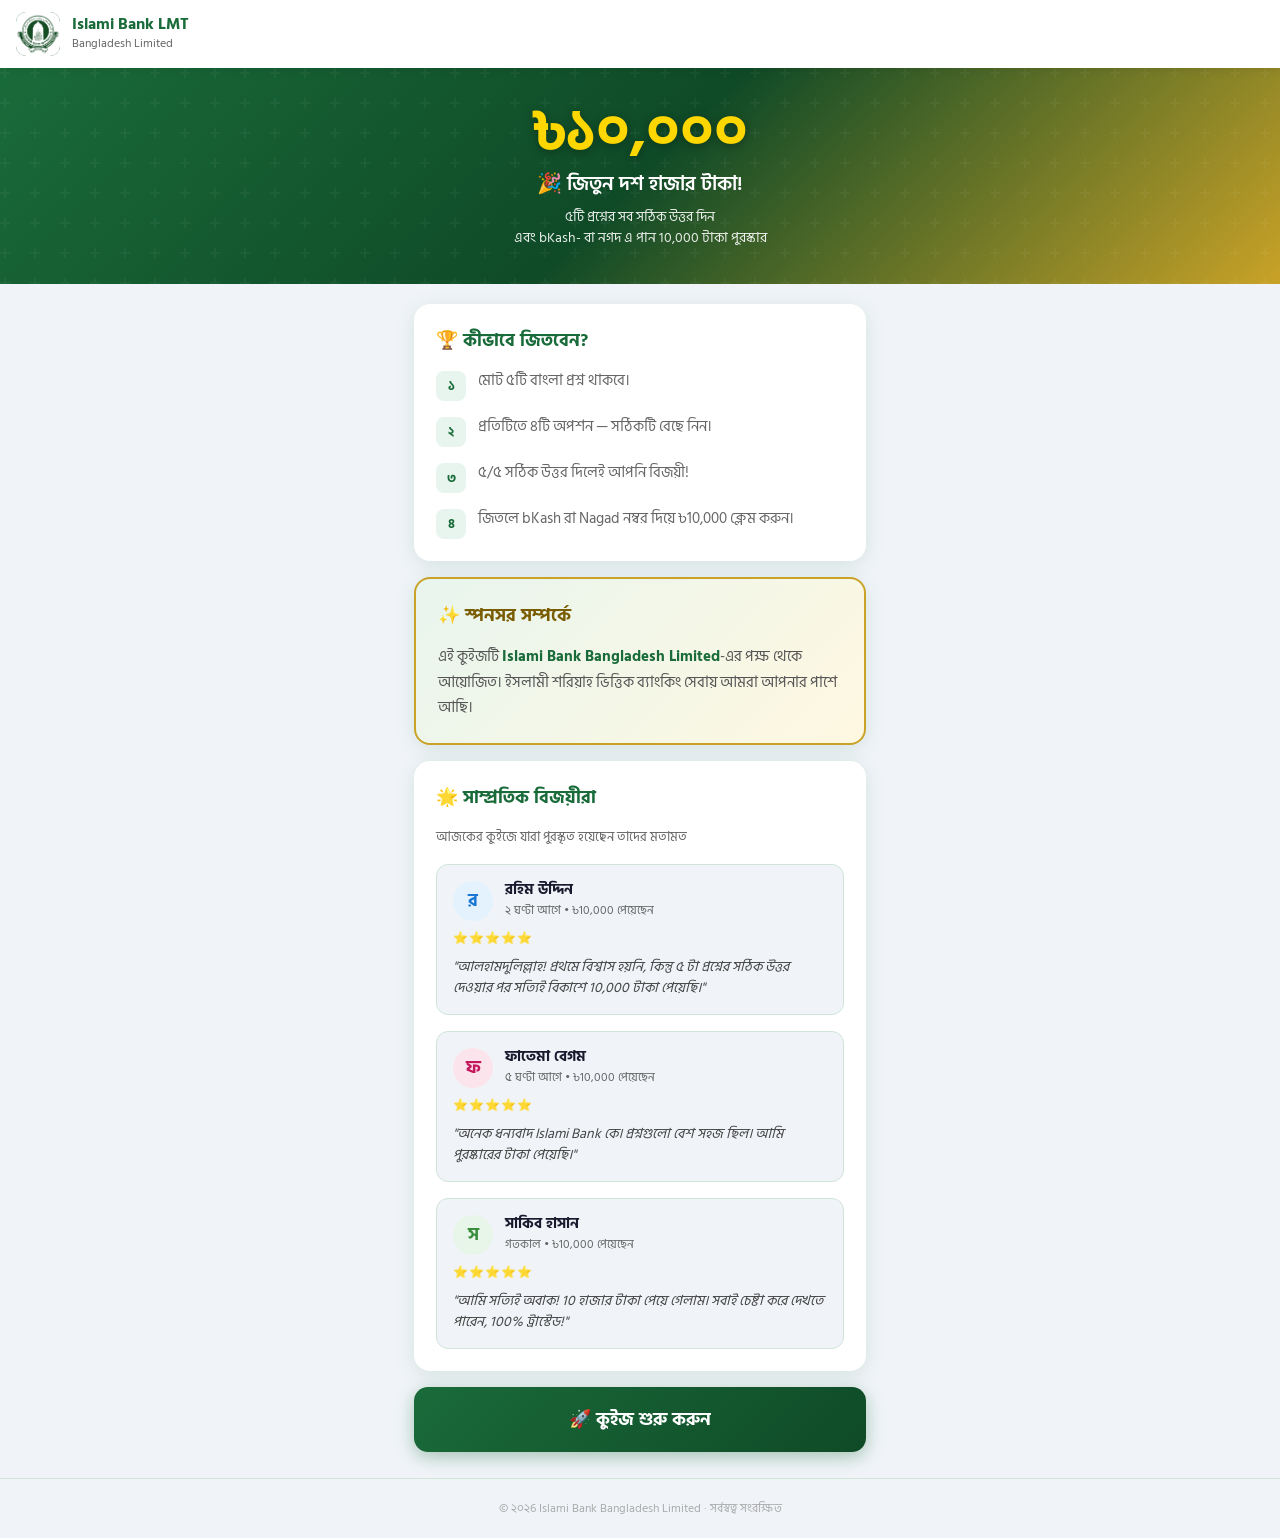
<file: index.html>
<!DOCTYPE html>
<html lang="bn">

<head>
  <meta charset="UTF-8" />
  <!-- Website er HTML header e add korish -->
  <meta property="og:image" content="thumbnail.png">
  <meta property="og:title" content="ইসলামী ব্যাংক কুইজ — 10,000 টাকা জিতুন!">
  <meta property="og:description" content="Islami Bank স্পনসরড অনলাইন কুইজে অংশ নিন। ৫টি প্রশ্নের সঠিক উত্তর দিয়ে bKash বা Nagad-এ জিতুন ১০,০০০ টাকা!">
  <meta property="og:image" content="thumbnail.png" />
  <meta property="og:image:width" content="1200" />
  <meta property="og:image:height" content="630" />
  <meta name="viewport" content="width=device-width, initial-scale=1.0, maximum-scale=1.0" />
  <meta name="description" content="Islami Bank স্পনসরড কুইজ। সঠিক উত্তর দিন ও bKash-এ ১০,০০০ টাকা জিতুন!" />
  <meta name="keywords" content="Islami Bank, quiz, কুইজ, ১০০০০ টাকা, পুরস্কার, অনলাইন" />
  <meta name="author" content="Islami Bank Bangladesh Limited" />
  <meta name="viewport" content="width=device-width, initial-scale=1.0, maximum-scale=1.0" />
  <title>ইসলামী ব্যাংক কুইজ — 10,000 টাকা জিতুন!</title>
  <link rel="icon" type="image/png" href="logo.png">
  <meta name="description" content="Islami Bank স্পনসরড কুইজ। সঠিক উত্তর দিন ও bKash-এ ১০,০০০ টাকা জিতুন!" />
  <link rel="stylesheet" href="style.css" />
</head>

<body>

  <header class="header">
    <div class="bank-logo">
      <img src="logo.png" alt="Islami Bank" style="width:100%;height:100%;object-fit:contain;border-radius:10px;" />
    </div>
    <div class="bank-name">
      <h1>Islami Bank LMT</h1>
      <p>Bangladesh Limited</p>
    </div>
  </header>

  <!-- Prize Banner -->
  <div class="prize-banner">
    <div class="prize-amount">৳১০,০০০</div>
    <div class="prize-label">🎉 জিতুন দশ হাজার টাকা!</div>
    <div class="prize-sub">৫টি প্রশ্নের সব সঠিক উত্তর দিন<br />এবং bKash- বা নগদ এ পান 10,000 টাকা পুরস্কার</div>
  </div>

  <div class="container">

    <!-- Rules -->
    <div class="card">
      <h2>🏆 কীভাবে জিতবেন?</h2>
      <ul class="rules-list">
        <li>
          <span class="icon">১</span>
          মোট ৫টি বাংলা প্রশ্ন থাকবে।
        </li>
        <li>
          <span class="icon">২</span>
          প্রতিটিতে ৪টি অপশন — সঠিকটি বেছে নিন।
        </li>
        <li>
          <span class="icon">৩</span>
          ৫/৫ সঠিক উত্তর দিলেই আপনি বিজয়ী!
        </li>
        <li>
          <span class="icon">৪</span>
          জিতলে bKash রা Nagad নম্বর দিয়ে ৳10,000 ক্লেম করুন।
        </li>
      </ul>
    </div>

    <!-- Sponsor info -->
    <div class="card" style="background: linear-gradient(135deg, #e8f5ee, #fff8e1); border: 2px solid #c9a227;">
      <h2 style="color: #7a5c00;">✨ স্পনসর সম্পর্কে</h2>
      <p style="color: #555; font-size: 15px; line-height: 1.7;">
        এই কুইজটি <strong style="color: #1a6b3a;">Islami Bank Bangladesh Limited</strong>-এর পক্ষ থেকে আয়োজিত। ইসলামী
        শরিয়াহ ভিত্তিক ব্যাংকিং সেবায় আমরা আপনার পাশে আছি।
      </p>
    </div>

    <!-- Recent Winners Testimonials -->
    <div class="card testimonials-section">
      <h2 style="color: var(--primary);">🌟 সাম্প্রতিক বিজয়ীরা</h2>
      <p style="font-size: 13px; color: var(--text-light); margin-bottom: 16px;">আজকের কুইজে যারা পুরস্কৃত হয়েছেন তাদের মতামত</p>
      
      <div class="testimonial-list">
        <!-- Testimonial 1 -->
        <div class="testimonial-item">
          <div class="testimonial-header">
            <div class="avatar" style="background: #e3f2fd; color: #1976d2;">র</div>
            <div class="user-meta">
              <h4>রহিম উদ্দিন</h4>
              <span class="time">২ ঘণ্টা আগে • ৳10,000 পেয়েছেন</span>
            </div>
          </div>
          <div class="rating">⭐⭐⭐⭐⭐</div>
          <p class="comment">"আলহামদুলিল্লাহ! প্রথমে বিশ্বাস হয়নি, কিন্তু ৫ টা প্রশ্নের সঠিক উত্তর দেওয়ার পর সত্যিই বিকাশে 10,000 টাকা পেয়েছি।"</p>
        </div>

        <!-- Testimonial 2 -->
        <div class="testimonial-item">
          <div class="testimonial-header">
            <div class="avatar" style="background: #fce4ec; color: #c2185b;">ফ</div>
            <div class="user-meta">
              <h4>ফাতেমা বেগম</h4>
              <span class="time">৫ ঘণ্টা আগে • ৳10,000 পেয়েছেন</span>
            </div>
          </div>
          <div class="rating">⭐⭐⭐⭐⭐</div>
          <p class="comment">"অনেক ধন্যবাদ Islami Bank কে। প্রশ্নগুলো বেশ সহজ ছিল। আমি পুরষ্কারের টাকা পেয়েছি।"</p>
        </div>

        <!-- Testimonial 3 -->
        <div class="testimonial-item">
          <div class="testimonial-header">
            <div class="avatar" style="background: #e8f5e9; color: #388e3c;">স</div>
            <div class="user-meta">
              <h4>সাকিব হাসান</h4>
              <span class="time">গতকাল • ৳10,000 পেয়েছেন</span>
            </div>
          </div>
          <div class="rating">⭐⭐⭐⭐⭐</div>
          <p class="comment">"আমি সত্যিই অবাক! 10 হাজার টাকা পেয়ে গেলাম। সবাই চেষ্টা করে দেখতে পারেন, 100% ট্রাস্টেড!"</p>
        </div>
      </div>
    </div>

    <!-- Start Button -->
    <a href="quiz.html" class="btn btn-primary" id="start-btn">🚀 কুইজ শুরু করুন</a>

  </div>

  <div class="footer">© ২০২6 Islami Bank Bangladesh Limited · সর্বস্বত্ব সংরক্ষিত</div>

</body>

</html>
</file>
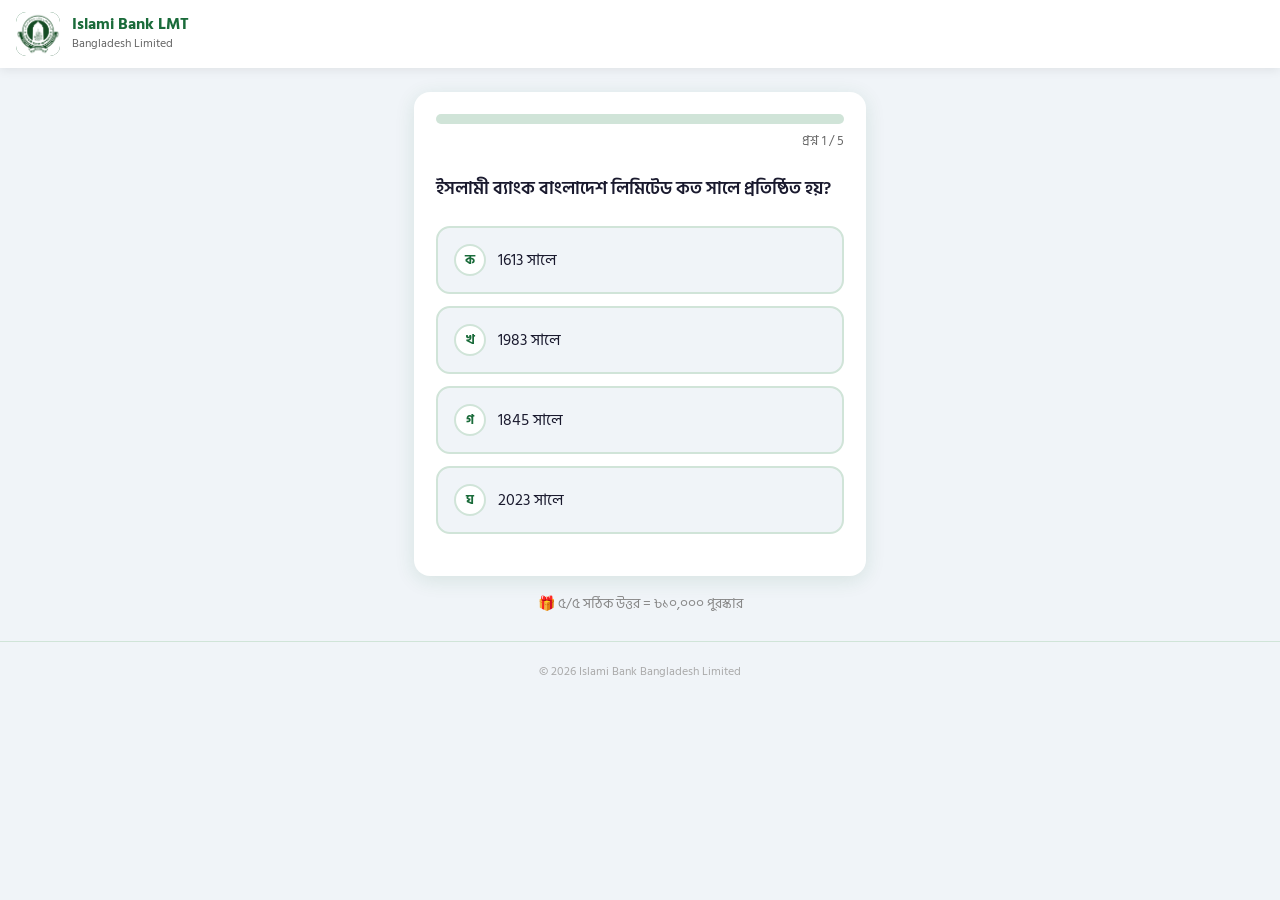
<file: quiz.html>
<!DOCTYPE html>
<html lang="bn">
<head>
  <meta charset="UTF-8" />
  <meta name="viewport" content="width=device-width, initial-scale=1.0, maximum-scale=1.0" />
  <title>কুইজ — Islami Bank LMT</title>
  <link rel="icon" type="image/png" href="logo.png">
  <link rel="stylesheet" href="style.css" />
</head>
<body>

  <header class="header">
    <div class="bank-logo">
      <img src="logo.png" alt="Islami Bank" style="width:100%;height:100%;object-fit:contain;border-radius:10px;" />
    </div>
    <div class="bank-name">
      <h1>Islami Bank LMT</h1>
      <p>Bangladesh Limited</p>
    </div>
  </header>

  <div class="container" style="padding-top: 24px;">
    <div class="card">

      <!-- Progress -->
      <div class="progress-bar-wrap">
        <div class="progress-bar" id="progress-bar" style="width: 0%;"></div>
      </div>
      <div class="progress-text" id="progress-text">প্রশ্ন ১ / ৫</div>

      <!-- Question -->
      <p class="question-text" id="question-text">লোড হচ্ছে...</p>

      <!-- Options -->
      <div class="options-grid" id="options"></div>

      <!-- Next button -->
      <div style="margin-top: 20px;">
        <button class="btn btn-primary" id="next-btn" onclick="nextQuestion()" style="display:none;">
          পরের প্রশ্ন →
        </button>
      </div>
    </div>

    <div style="text-align:center; font-size:14px; color:#888; margin-top:4px;">
      🎁 ৫/৫ সঠিক উত্তর = ৳১০,০০০ পুরস্কার
    </div>
  </div>

  <div class="footer">© 2026 Islami Bank Bangladesh Limited</div>

  <script src="quiz.js"></script>
</body>
</html>
</file>
<file: style.css>
@import url('https://fonts.googleapis.com/css2?family=Hind+Siliguri:wght@400;500;600;700&display=swap');

:root {
  --primary: #1a6b3a;
  --primary-dark: #0f4a27;
  --primary-light: #e8f5ee;
  --gold: #c9a227;
  --gold-light: #fff8e1;
  --white: #ffffff;
  --bg: #f0f4f8;
  --text: #1a1a2e;
  --text-light: #666;
  --border: #d0e4d8;
  --shadow: 0 4px 20px rgba(26, 107, 58, 0.12);
  --radius: 16px;
}

* {
  margin: 0;
  padding: 0;
  box-sizing: border-box;
  -webkit-tap-highlight-color: transparent;
}

html {
  font-size: 16px;
}

body {
  font-family: 'Hind Siliguri', sans-serif;
  background: var(--bg);
  color: var(--text);
  min-height: 100vh;
  -webkit-font-smoothing: antialiased;
}

/* ===== HEADER ===== */
.header {
  background: var(--white);
  box-shadow: 0 2px 10px rgba(0,0,0,0.08);
  padding: 12px 16px;
  display: flex;
  align-items: center;
  gap: 12px;
  position: sticky;
  top: 0;
  z-index: 100;
}

.bank-logo {
  width: 44px;
  height: 44px;
  background: linear-gradient(135deg, var(--primary), var(--primary-dark));
  border-radius: 10px;
  display: flex;
  align-items: center;
  justify-content: center;
  font-size: 18px;
  color: white;
  font-weight: 700;
  flex-shrink: 0;
}

.bank-name h1 {
  font-size: 16px;
  font-weight: 700;
  color: var(--primary);
  line-height: 1.2;
}

.bank-name p {
  font-size: 12px;
  color: var(--text-light);
}

/* ===== PRIZE BANNER ===== */
.prize-banner {
  background: linear-gradient(135deg, #1a6b3a 0%, #0f4a27 50%, #c9a227 100%);
  color: white;
  text-align: center;
  padding: 36px 20px;
  position: relative;
  overflow: hidden;
}

.prize-banner::before {
  content: '';
  position: absolute;
  inset: 0;
  background: url("data:image/svg+xml,%3Csvg width='60' height='60' viewBox='0 0 60 60' xmlns='http://www.w3.org/2000/svg'%3E%3Cg fill='%23ffffff' fill-opacity='0.04'%3E%3Cpath d='M36 34v-4h-2v4h-4v2h4v4h2v-4h4v-2h-4zm0-30V0h-2v4h-4v2h4v4h2V6h4V4h-4zM6 34v-4H4v4H0v2h4v4h2v-4h4v-2H6zM6 4V0H4v4H0v2h4v4h2V6h4V4H6z'/%3E%3C/g%3E%3C/svg%3E");
}

.prize-amount {
  font-size: 56px;
  font-weight: 700;
  color: #ffd700;
  text-shadow: 0 2px 10px rgba(0,0,0,0.3);
  line-height: 1;
  margin-bottom: 8px;
  animation: pulse 2s ease-in-out infinite;
}

.prize-label {
  font-size: 20px;
  font-weight: 600;
  margin-bottom: 6px;
}

.prize-sub {
  font-size: 14px;
  opacity: 0.9;
  line-height: 1.5;
}

@keyframes pulse {
  0%, 100% { transform: scale(1); }
  50% { transform: scale(1.05); }
}

/* ===== CONTAINER ===== */
.container {
  max-width: 480px;
  margin: 0 auto;
  padding: 20px 14px;
}

/* ===== CARD ===== */
.card {
  background: var(--white);
  border-radius: var(--radius);
  box-shadow: var(--shadow);
  padding: 22px;
  margin-bottom: 16px;
}

.card h2 {
  font-size: 18px;
  font-weight: 700;
  color: var(--primary);
  margin-bottom: 14px;
  display: flex;
  align-items: center;
  gap: 8px;
}

/* ===== RULES LIST ===== */
.rules-list {
  list-style: none;
  display: flex;
  flex-direction: column;
  gap: 14px;
}

.rules-list li {
  display: flex;
  align-items: flex-start;
  gap: 12px;
  font-size: 15px;
  color: var(--text-light);
  line-height: 1.6;
}

.rules-list li .icon {
  background: var(--primary-light);
  color: var(--primary);
  border-radius: 8px;
  width: 30px;
  height: 30px;
  display: flex;
  align-items: center;
  justify-content: center;
  font-size: 13px;
  font-weight: 700;
  flex-shrink: 0;
  margin-top: 2px;
}

/* ===== BUTTONS ===== */
.btn {
  display: block;
  width: 100%;
  padding: 18px 16px;
  font-family: 'Hind Siliguri', sans-serif;
  font-size: 18px;
  font-weight: 700;
  border: none;
  border-radius: 14px;
  cursor: pointer;
  transition: all 0.2s ease;
  text-align: center;
  text-decoration: none;
  touch-action: manipulation;
  user-select: none;
  -webkit-user-select: none;
}

.btn-primary {
  background: linear-gradient(135deg, var(--primary), var(--primary-dark));
  color: white;
  box-shadow: 0 5px 18px rgba(26, 107, 58, 0.35);
}

.btn-primary:active {
  transform: scale(0.97);
  box-shadow: 0 2px 8px rgba(26, 107, 58, 0.3);
}

.btn-gold {
  background: linear-gradient(135deg, var(--gold), #a07c1a);
  color: white;
  box-shadow: 0 5px 18px rgba(201, 162, 39, 0.35);
}

.btn-gold:active {
  transform: scale(0.97);
}

.btn-outline {
  background: transparent;
  color: var(--primary);
  border: 2px solid var(--primary);
}

.btn-outline:active {
  background: var(--primary-light);
}

.btn:disabled {
  opacity: 0.6;
  cursor: not-allowed;
}

/* ===== PROGRESS ===== */
.progress-bar-wrap {
  background: var(--border);
  border-radius: 50px;
  height: 10px;
  margin-bottom: 6px;
  overflow: hidden;
}

.progress-bar {
  background: linear-gradient(90deg, var(--primary), #2da15a);
  height: 100%;
  border-radius: 50px;
  transition: width 0.4s ease;
}

.progress-text {
  font-size: 13px;
  color: var(--text-light);
  margin-bottom: 22px;
  text-align: right;
}

/* ===== QUESTION ===== */
.question-text {
  font-size: 18px;
  font-weight: 600;
  color: var(--text);
  line-height: 1.65;
  margin-bottom: 22px;
}

/* ===== OPTIONS ===== */
.options-grid {
  display: flex;
  flex-direction: column;
  gap: 12px;
}

.option-btn {
  background: var(--bg);
  border: 2px solid var(--border);
  border-radius: 14px;
  padding: 16px 16px;
  font-family: 'Hind Siliguri', sans-serif;
  font-size: 16px;
  color: var(--text);
  cursor: pointer;
  text-align: left;
  transition: all 0.18s ease;
  display: flex;
  align-items: center;
  gap: 12px;
  width: 100%;
  touch-action: manipulation;
  -webkit-tap-highlight-color: transparent;
  min-height: 58px;
}

.option-btn:active:not(:disabled) {
  transform: scale(0.98);
  border-color: var(--primary);
  background: var(--primary-light);
}

.option-btn.correct {
  border-color: #2e7d32;
  background: #e8f5e9;
  color: #1b5e20;
}

.option-btn.wrong {
  border-color: #c62828;
  background: #ffebee;
  color: #b71c1c;
}

.opt-label {
  width: 32px;
  height: 32px;
  background: var(--white);
  border-radius: 50%;
  display: flex;
  align-items: center;
  justify-content: center;
  font-weight: 700;
  font-size: 13px;
  color: var(--primary);
  flex-shrink: 0;
  border: 2px solid var(--border);
}

.option-btn.correct .opt-label { background: #2e7d32; color: white; border-color: #2e7d32; }
.option-btn.wrong .opt-label { background: #c62828; color: white; border-color: #c62828; }

/* ===== RESULT ===== */
.result-icon {
  font-size: 72px;
  text-align: center;
  margin-bottom: 10px;
  animation: bounceIn 0.6s ease;
}

@keyframes bounceIn {
  0% { transform: scale(0.3); opacity: 0; }
  60% { transform: scale(1.1); }
  100% { transform: scale(1); opacity: 1; }
}

.result-title {
  font-size: 24px;
  font-weight: 700;
  text-align: center;
  margin-bottom: 8px;
}

.result-title.win { color: var(--primary); }
.result-title.lose { color: #c62828; }

.result-sub {
  font-size: 15px;
  color: var(--text-light);
  text-align: center;
  margin-bottom: 20px;
  line-height: 1.7;
}

/* ===== SCORE ===== */
.score-display {
  background: var(--primary-light);
  border-radius: 12px;
  padding: 18px;
  text-align: center;
  margin-bottom: 20px;
}

.score-num {
  font-size: 48px;
  font-weight: 700;
  color: var(--primary);
  line-height: 1;
}

.score-label {
  font-size: 14px;
  color: var(--text-light);
  margin-top: 4px;
}

/* ===== CLAIM FORM ===== */
.claim-section {
  background: var(--gold-light);
  border: 2px solid var(--gold);
  border-radius: 14px;
  padding: 20px;
  margin-bottom: 16px;
}

.claim-section h3 {
  font-size: 17px;
  font-weight: 700;
  color: #7a5c00;
  margin-bottom: 16px;
  display: flex;
  align-items: center;
  gap: 8px;
}

.input-group {
  margin-bottom: 14px;
}

.input-group label {
  font-size: 14px;
  font-weight: 600;
  color: var(--text-light);
  margin-bottom: 8px;
  display: block;
}

.input-group input {
  width: 100%;
  padding: 16px;
  font-family: 'Hind Siliguri', sans-serif;
  font-size: 18px;
  border: 2px solid var(--border);
  border-radius: 12px;
  background: white;
  color: var(--text);
  outline: none;
  transition: border-color 0.2s;
  -webkit-appearance: none;
  appearance: none;
  letter-spacing: 1px;
}

.input-group input:focus {
  border-color: var(--gold);
  box-shadow: 0 0 0 3px rgba(201, 162, 39, 0.15);
}

/* ===== CLAIM SUCCESS ===== */
.claim-success {
  background: #e8f5ee;
  border: 2px solid var(--primary);
  border-radius: 14px;
  padding: 20px;
  text-align: center;
  display: none;
  animation: bounceIn 0.5s ease;
}

.claim-success .success-icon { font-size: 40px; }
.claim-success p {
  font-size: 15px;
  color: var(--primary-dark);
  margin-top: 10px;
  font-weight: 600;
  line-height: 1.6;
}

/* ===== CONFETTI ===== */
.confetti-container {
  position: fixed;
  top: 0; left: 0; right: 0; bottom: 0;
  pointer-events: none;
  z-index: 999;
  overflow: hidden;
}

.confetti-piece {
  position: absolute;
  border-radius: 2px;
  animation: fall linear forwards;
}

@keyframes fall {
  0% { transform: translateY(-20px) rotate(0deg); opacity: 1; }
  100% { transform: translateY(100vh) rotate(720deg); opacity: 0; }
}

/* ===== TESTIMONIALS ===== */
.testimonials-section {
  padding: 22px;
}
.testimonial-list {
  display: flex;
  flex-direction: column;
  gap: 16px;
}
.testimonial-item {
  background: var(--bg);
  border: 1px solid var(--border);
  border-radius: 12px;
  padding: 16px;
  position: relative;
}
.testimonial-header {
  display: flex;
  align-items: center;
  gap: 12px;
  margin-bottom: 8px;
}
.testimonial-header .avatar {
  width: 40px;
  height: 40px;
  border-radius: 50%;
  display: flex;
  align-items: center;
  justify-content: center;
  font-weight: 700;
  font-size: 18px;
  flex-shrink: 0;
}
.user-meta h4 {
  font-size: 15px;
  font-weight: 700;
  color: var(--text);
  line-height: 1.2;
}
.user-meta .time {
  font-size: 12px;
  color: var(--text-light);
  display: block;
  margin-top: 2px;
}
.testimonial-item .rating {
  font-size: 12px;
  margin-bottom: 8px;
  letter-spacing: 1px;
}
.testimonial-item .comment {
  font-size: 14px;
  color: #444;
  line-height: 1.5;
  font-style: italic;
}

/* ===== FOOTER ===== */
.footer {
  text-align: center;
  padding: 20px;
  font-size: 12px;
  color: #aaa;
  border-top: 1px solid var(--border);
  margin-top: 6px;
}

/* ===== LOADING SPINNER ===== */
.spinner {
  width: 20px;
  height: 20px;
  border: 3px solid rgba(255,255,255,0.3);
  border-top-color: white;
  border-radius: 50%;
  animation: spin 0.8s linear infinite;
  display: inline-block;
  vertical-align: middle;
  margin-right: 8px;
}

@keyframes spin {
  to { transform: rotate(360deg); }
}
</file>
